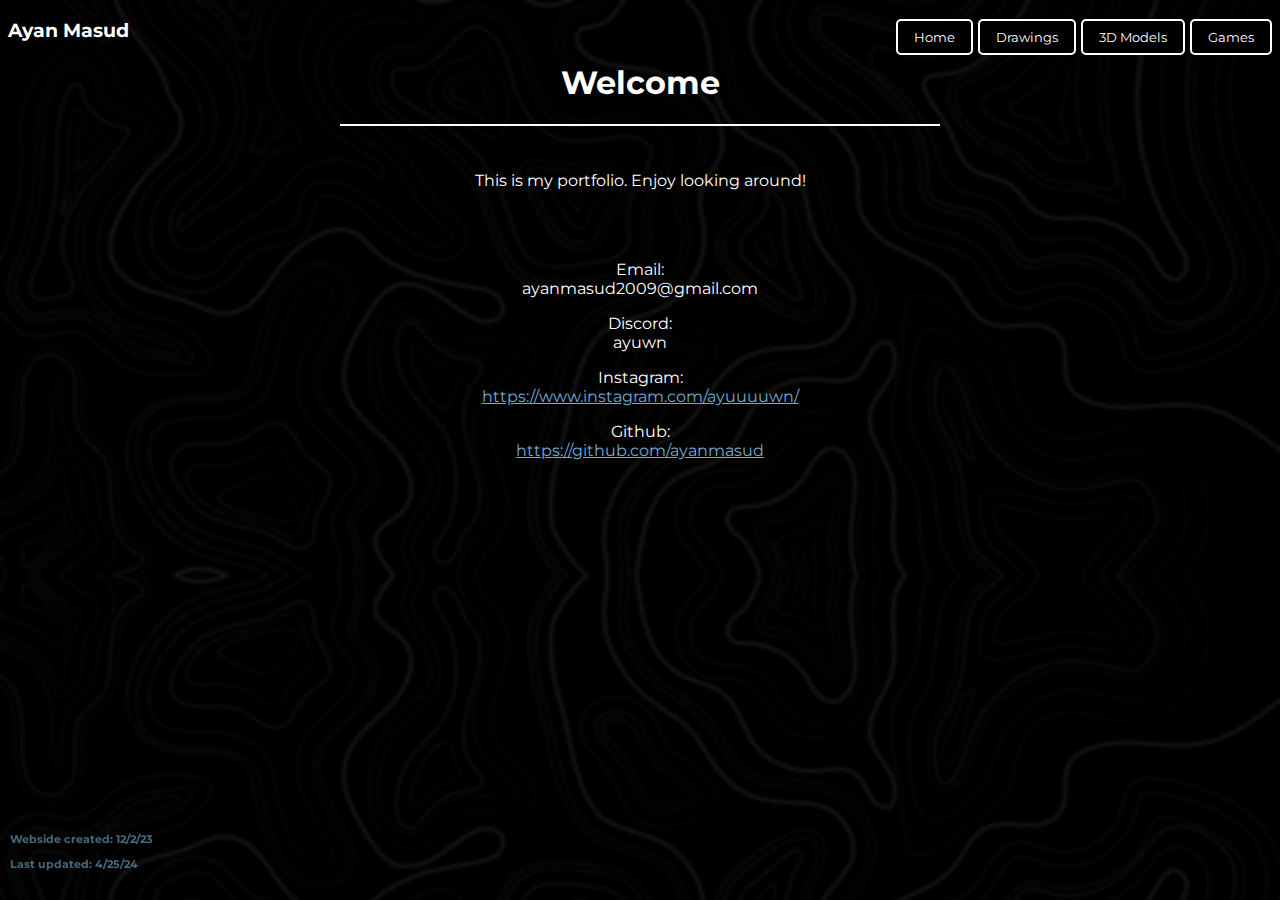
<file: index.html>
<!DOCTYPE html>
<html>
<head>
    <meta charset="utf-8">
    <meta name="viewport" content="width=device-width, initial-scale=1">
    <title>Ayan Masud</title>
    <link href="https://fonts.googleapis.com/css2?family=Montserrat&display=swap" rel="stylesheet">
    <style>
        body {
            background-image: url('background.png');
            background-size: cover;
            color: #FFFFFF;
            font-family: 'Montserrat', sans-serif;
            margin: 1;
            padding: 0;
        }

        h1, h3, p, button {
            font-family: 'Montserrat', sans-serif;
        }

        .portfolio-content {
            text-align: center;
            max-width: 600px;
            margin: 0 auto;
        }
        hr {
            width: 100%;
            border: none; /* Remove default border */
            height: 2px; /* Set the height/thickness */
            background-color: #FFFFFF; /* Change the color if needed */
            margin: 10px 0;
        }
        .projects-container {
            display: grid;
            grid-template-columns: repeat(auto-fill, minmax(300px, 1fr)); /* Adjust the minimum and maximum width of grid items */
            gap: 20px; /* Adjust the gap between grid items */
            max-width: 1200px; /* Maximum width of the grid */
            padding: 20px;
            margin: 0 auto;
        }

        .project {
            border: 1px solid #FFFFFF;
            padding: 20px;
            text-align: center;
        }

        .project img {
            max-width: 100%;
            height: auto;
            margin-bottom: 10px;
        }
        .bottom-left-text {
            position: fixed;
            bottom: 10px;
            left: 10px;
            text-align: left;
            line-height: 0.01;
            opacity: 0.6;
            color: #71adcf;
        }
        a {
            color: #71adcf; /* Set the color you want */
        }

        /* Define a different color for visited links */
        a:visited {
            color: #517d96; /* Set color for visited links */
        }

        /* Define a different color when hovering over links */
        a:hover {
            color: #71adcf; /* Set color for hover */
        }
        .project img {
            max-width: 100%;
            height: auto;
            margin-bottom: 10px;
            border: 1px solid #FFFFFF; /* Adjust border properties as needed */
        }
        button {
            color: #FFFFFF; /* White text color */
            background-color: #000000; /* Black fill */
            border: 2px solid #FFFFFF; /* White border */
            padding: 8px 16px; /* Adjust padding as needed */
            border-radius: 5px; /* Rounded corners */
        }
    </style>
</head>
<body>
    <h3>Ayan Masud
        <span style="float:right;">
            <a href="index.html"><button style="border-radius:5px">Home</button></a>
            <a href="drawings.html"><button style="border-radius:5px">Drawings</button></a>
            <a href="models.html"><button style="border-radius:5px">3D Models</button></a>
            <a href="games.html"><button style="border-radius:5px">Games</button></a>
        </span>
    </h3>
    <div class="portfolio-content">
        <h1>Welcome</h1>
        <hr>
        <br><p>This is my portfolio. Enjoy looking around!</p><br><br>
        <p>Email:<br> ayanmasud2009@gmail.com</p>
        <p>Discord:<br> ayuwn</p>
        <p>Instagram:<br> <a href="https://www.instagram.com/ayuuuuwn/" target="_blank">https://www.instagram.com/ayuuuuwn/</a></p>
        <p>Github:<br> <a href="https://github.com/ayanmasud" target="_blank">https://github.com/ayanmasud</a></p>
    </div>
    <div class="bottom-left-text">
        <h6>Webside created: 12/2/23</h6>
		<h6>Last updated: 4/25/24</h6>
    </div>
</body>
</html>
</file>
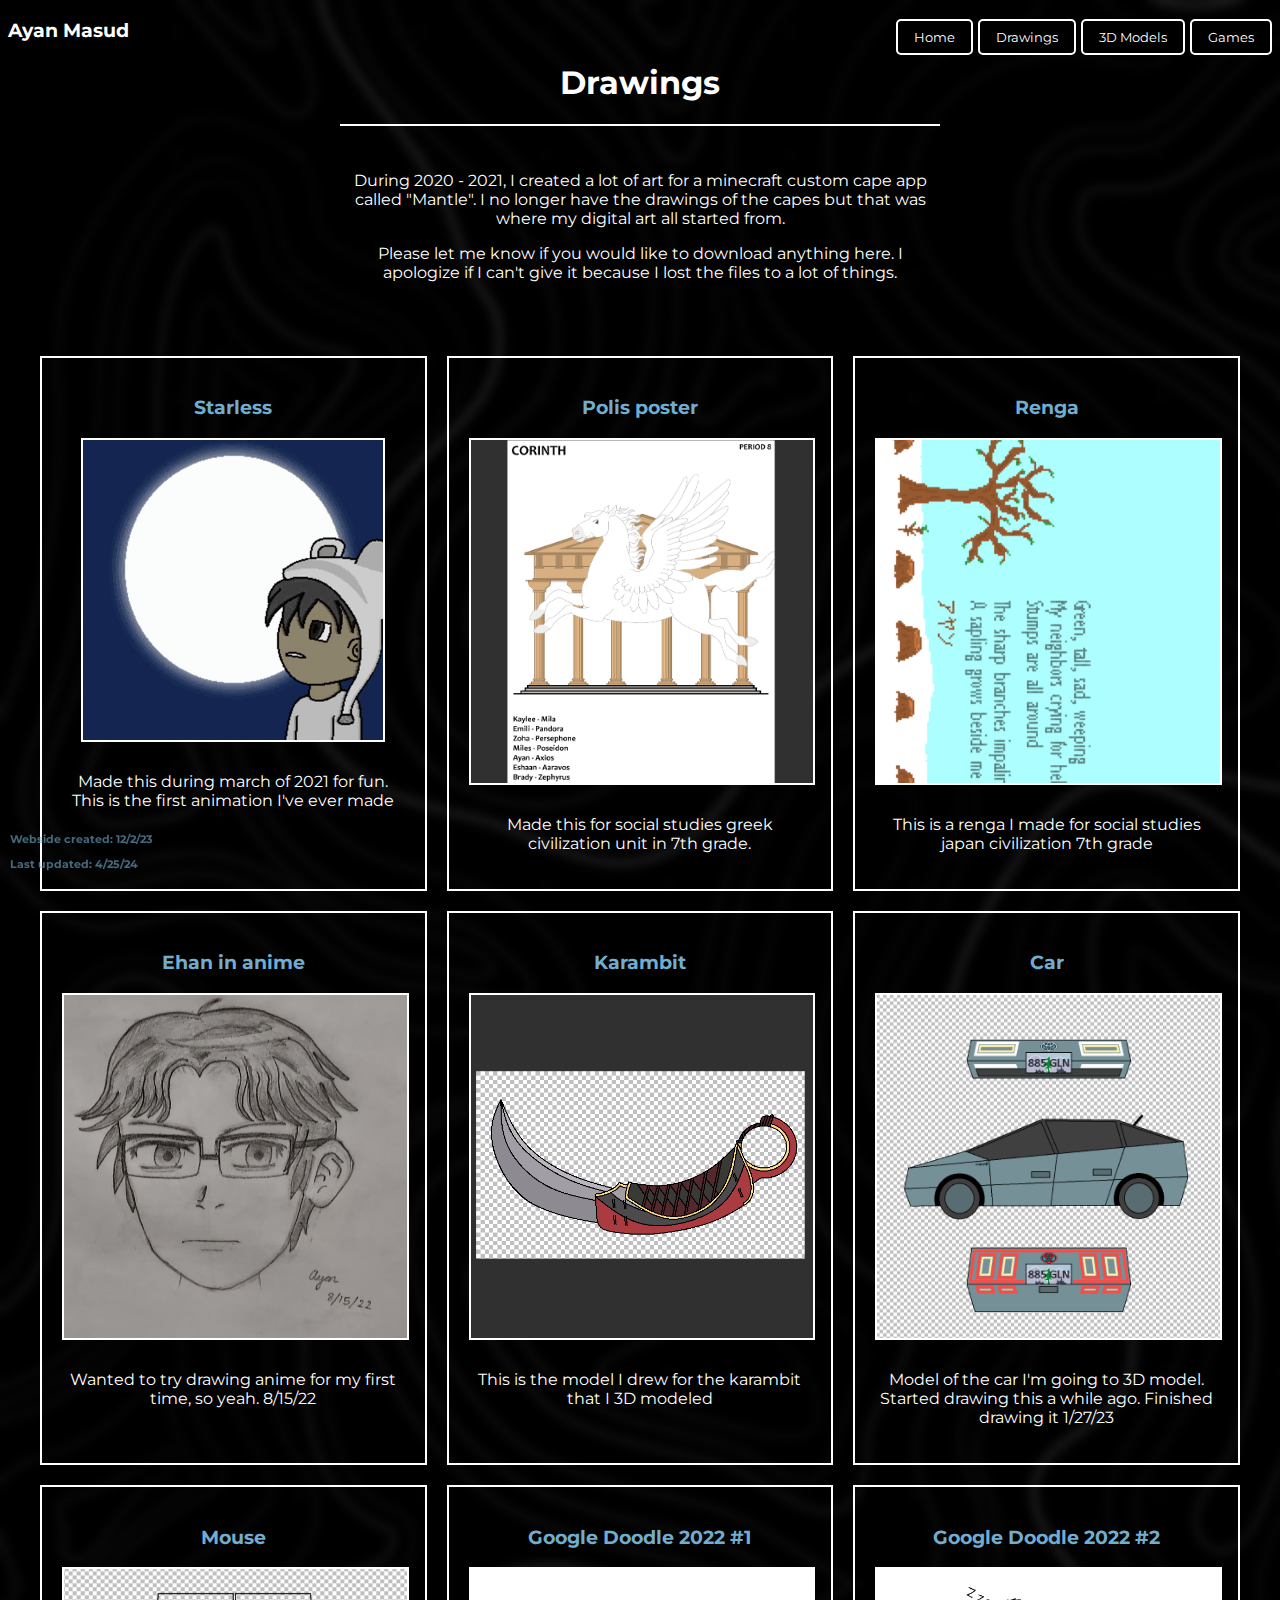
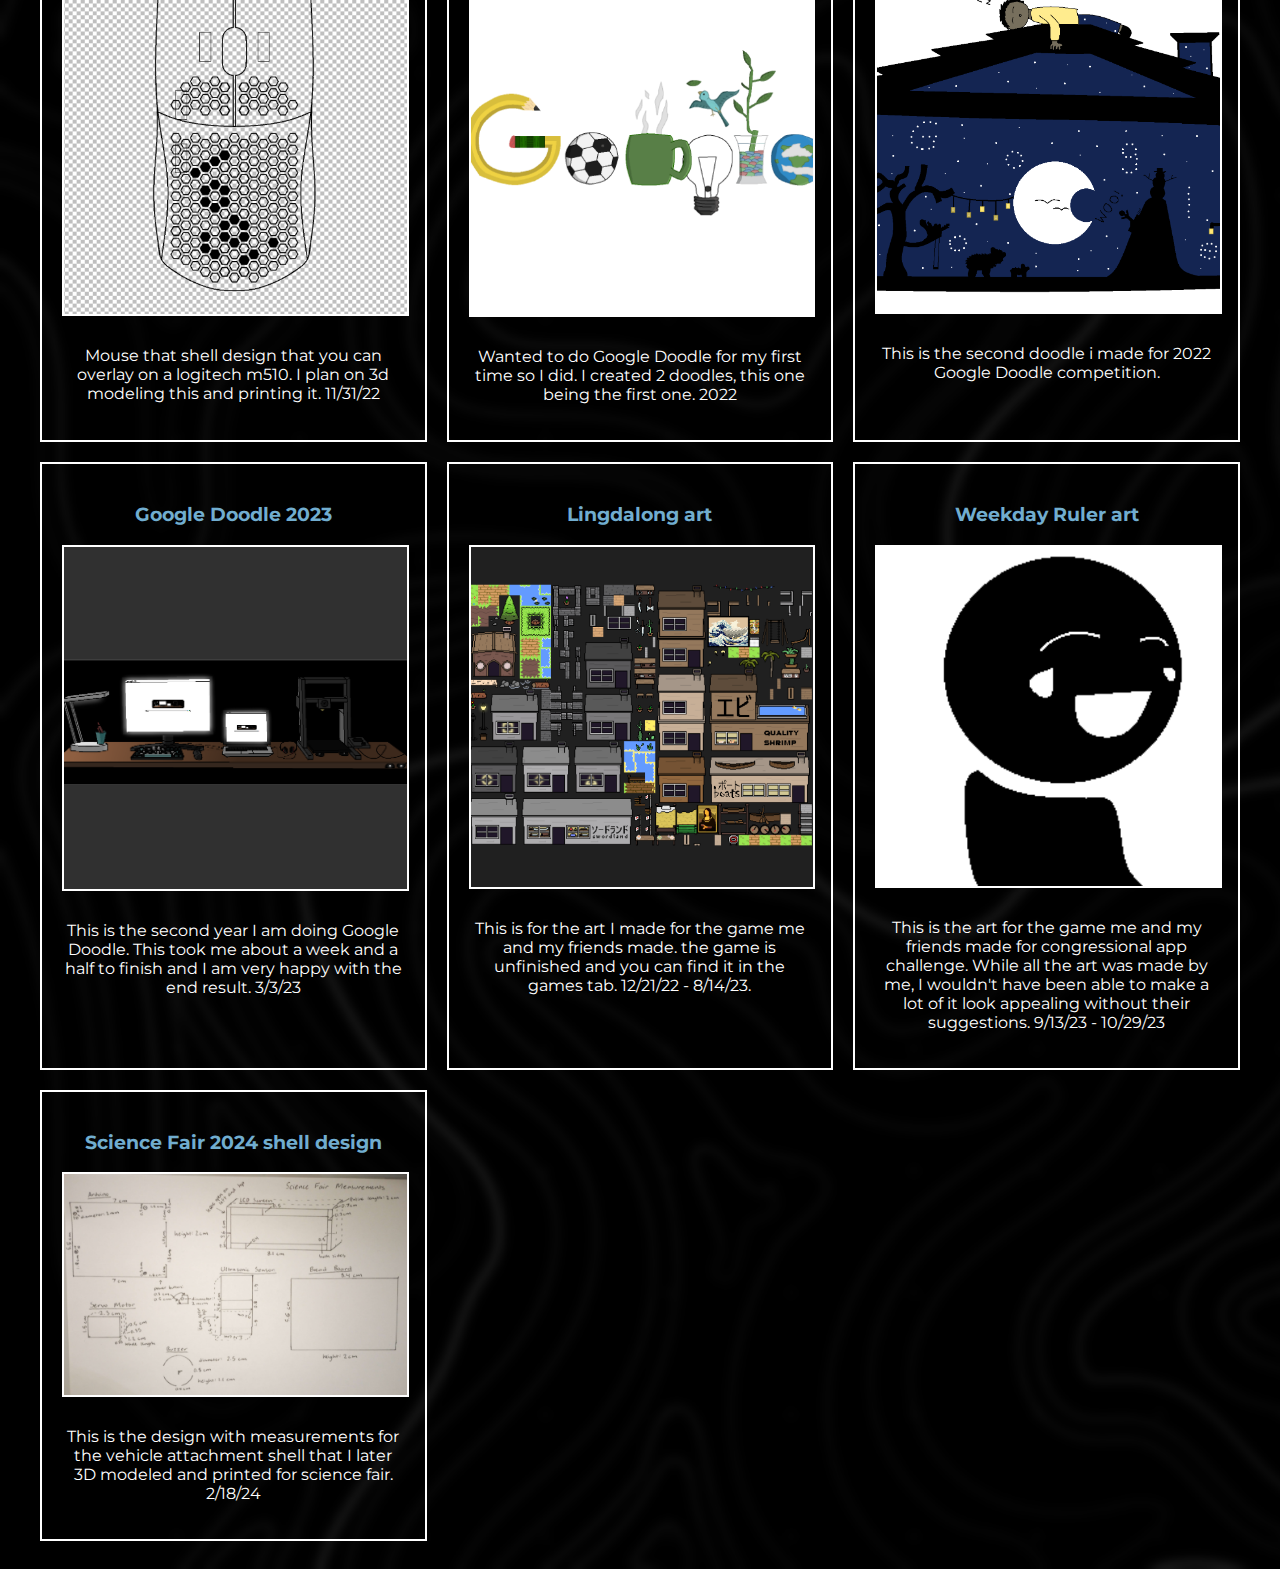
<file: drawings.html>
<!DOCTYPE html>
<html>
<head>
    <meta charset="utf-8">
    <meta name="viewport" content="width=device-width, initial-scale=1">
    <title>Ayan Masud</title>
    <link href="https://fonts.googleapis.com/css2?family=Montserrat&display=swap" rel="stylesheet">
    <style>
        body {
            background-image: url('background.png');
            background-size: cover;
            color: #FFFFFF;
            font-family: 'Montserrat', sans-serif;
            margin: 1;
            padding: 0;
        }

        h1, h3, p, button {
            font-family: 'Montserrat', sans-serif;
        }

        .portfolio-content {
            text-align: center;
            max-width: 600px;
            margin: 0 auto;
        }
        hr {
            width: 100%;
            border: none; /* Remove default border */
            height: 2px; /* Set the height/thickness */
            background-color: #FFFFFF; /* Change the color if needed */
            margin: 10px 0;
        }
        .projects-container {
            display: grid;
            grid-template-columns: repeat(auto-fill, minmax(300px, 1fr)); /* Adjust the minimum and maximum width of grid items */
            gap: 20px; /* Adjust the gap between grid items */
            max-width: 1200px; /* Maximum width of the grid */
            padding: 20px;
            margin: 0 auto;
        }

        .project {
            border: 2px solid #FFFFFF;
            padding: 20px;
            text-align: center;
        }

        .project img {
            max-width: 100%;
            height: auto;
            margin-bottom: 10px;
        }
		.bottom-left-text {
            position: fixed;
            bottom: 10px;
            left: 10px;
            text-align: left;
            line-height: 0.01;
            opacity: 0.6;
            color: #71adcf;
        }
        a {
            color: #71adcf; /* Set the color you want */
        }

        /* Define a different color for visited links */
        a:visited {
            color: #517d96; /* Set color for visited links */
        }

        /* Define a different color when hovering over links */
        a:hover {
            color: #71adcf; /* Set color for hover */
        }
        .project img {
            max-width: 100%;
            height: auto;
            margin-bottom: 10px;
            border: 2px solid #FFFFFF; /* Adjust border properties as needed */
        }
        button {
            color: #FFFFFF; /* White text color */
            background-color: #000000; /* Black fill */
            border: 2px solid #FFFFFF; /* White border */
            padding: 8px 16px; /* Adjust padding as needed */
            border-radius: 5px; /* Rounded corners */
        }
        .project h3 {
            color: #71adcf;
            text-decoration: none;
            cursor: default; /* Set the cursor to default to remove link interaction */
        }
    </style>
</head>
<body>
    <h3>Ayan Masud
        <span style="float:right;">
            <a href="index.html"><button style="border-radius:5px">Home</button></a>
            <a href="drawings.html"><button style="border-radius:5px">Drawings</button></a>
            <a href="models.html"><button style="border-radius:5px">3D Models</button></a>
            <a href="games.html"><button style="border-radius:5px">Games</button></a>
        </span>
    </h3>
    <div class="portfolio-content">
        <h1>Drawings</h1>
        <hr>
        <br><p>During 2020 - 2021, I created a lot of art for a minecraft custom cape app called "Mantle". I no longer have the drawings of the capes but that was where my digital art all started from.</p>
		<p>Please let me know if you would like to download anything here. I apologize if I can't give it because I lost the files to a lot of things.</p><br><br>
    </div>
    <div class="projects-container">
        <div class="project">
            <h3>Starless</h3>
            <img src="img/art1.gif" alt="Project 1 Image">
            <p>
                Made this during march of 2021 for fun. This is the first animation I've ever made
            </p>
        </div>
		<div class="project">
            <h3>Polis poster</h3>
            <img src="img/art2.png" alt="Project 1 Image">
            <p>
                Made this for social studies greek civilization unit in 7th grade.
            </p>
        </div>
		<div class="project">
            <h3>Renga</h3>
            <img src="img/art3.png" alt="Project 1 Image">
            <p>
                This is a renga I made for social studies japan civilization 7th grade
            </p>
        </div>
		<div class="project">
            <h3>Ehan in anime</h3>
            <img src="img/art4.jpg" alt="Project 1 Image">
            <p>
                Wanted to try drawing anime for my first time, so yeah. 8/15/22
            </p>
        </div>
		<div class="project">
            <h3>Karambit</h3>
            <img src="img/art5.png" alt="Project 1 Image">
            <p>
                This is the model I drew for the karambit that I 3D modeled
            </p>
        </div>
		<div class="project">
            <h3>Car</h3>
            <img src="img/art6.png" alt="Project 1 Image">
            <p>
                Model of the car I'm going to 3D model. Started drawing this a while ago. Finished drawing it 1/27/23
            </p>
        </div>
		<div class="project">
            <h3>Mouse</h3>
            <img src="img/art7.png" alt="Project 1 Image">
            <p>
                Mouse that shell design that you can overlay on a logitech m510. I plan on 3d modeling this and printing it. 11/31/22
            </p>
        </div>
		<div class="project">
            <h3>Google Doodle 2022 #1</h3>
            <img src="img/art8.png" alt="Project 1 Image">
            <p>
                Wanted to do Google Doodle for my first time so I did. I created 2 doodles, this one being the first one. 2022
            </p>
        </div>
		<div class="project">
            <h3>Google Doodle 2022 #2</h3>
            <img src="img/art9.png" alt="Project 1 Image">
            <p>
                This is the second doodle i made for 2022 Google Doodle competition.
            </p>
        </div>
		<div class="project">
            <h3>Google Doodle 2023</h3>
            <img src="img/art10.png" alt="Project 1 Image">
            <p>
                This is the second year I am doing Google Doodle. This took me about a week and a half to finish and I am very happy with the end result. 3/3/23
            </p>
        </div>
		<div class="project">
            <h3>Lingdalong art</h3>
            <img src="img/art11.png" alt="Project 1 Image">
            <p>
                This is for the art I made for the game me and my friends made. the game is unfinished and you can find it in the games tab. 12/21/22 - 8/14/23.
            </p>
        </div>
		<div class="project">
            <h3>Weekday Ruler art</h3>
            <img src="img/art12.png" alt="Project 1 Image">
            <p>
                This is the art for the game me and my friends made for congressional app challenge. While all the art was made by me, I wouldn't have been able to make a lot of it look appealing without their suggestions. 9/13/23 - 10/29/23
            </p>
        </div>
        <div class="project">
            <h3>Science Fair 2024 shell design</h3>
            <img src="img/art13.png" alt="Project 1 Image">
            <p>
                This is the design with measurements for the vehicle attachment shell that I later 3D modeled and printed for science fair. 2/18/24
            </p>
        </div>
    </div>
	<div class="bottom-left-text">
        <h6>Webside created: 12/2/23</h6>
		<h6>Last updated: 4/25/24</h6>
    </div>
</body>
</html>
</file>
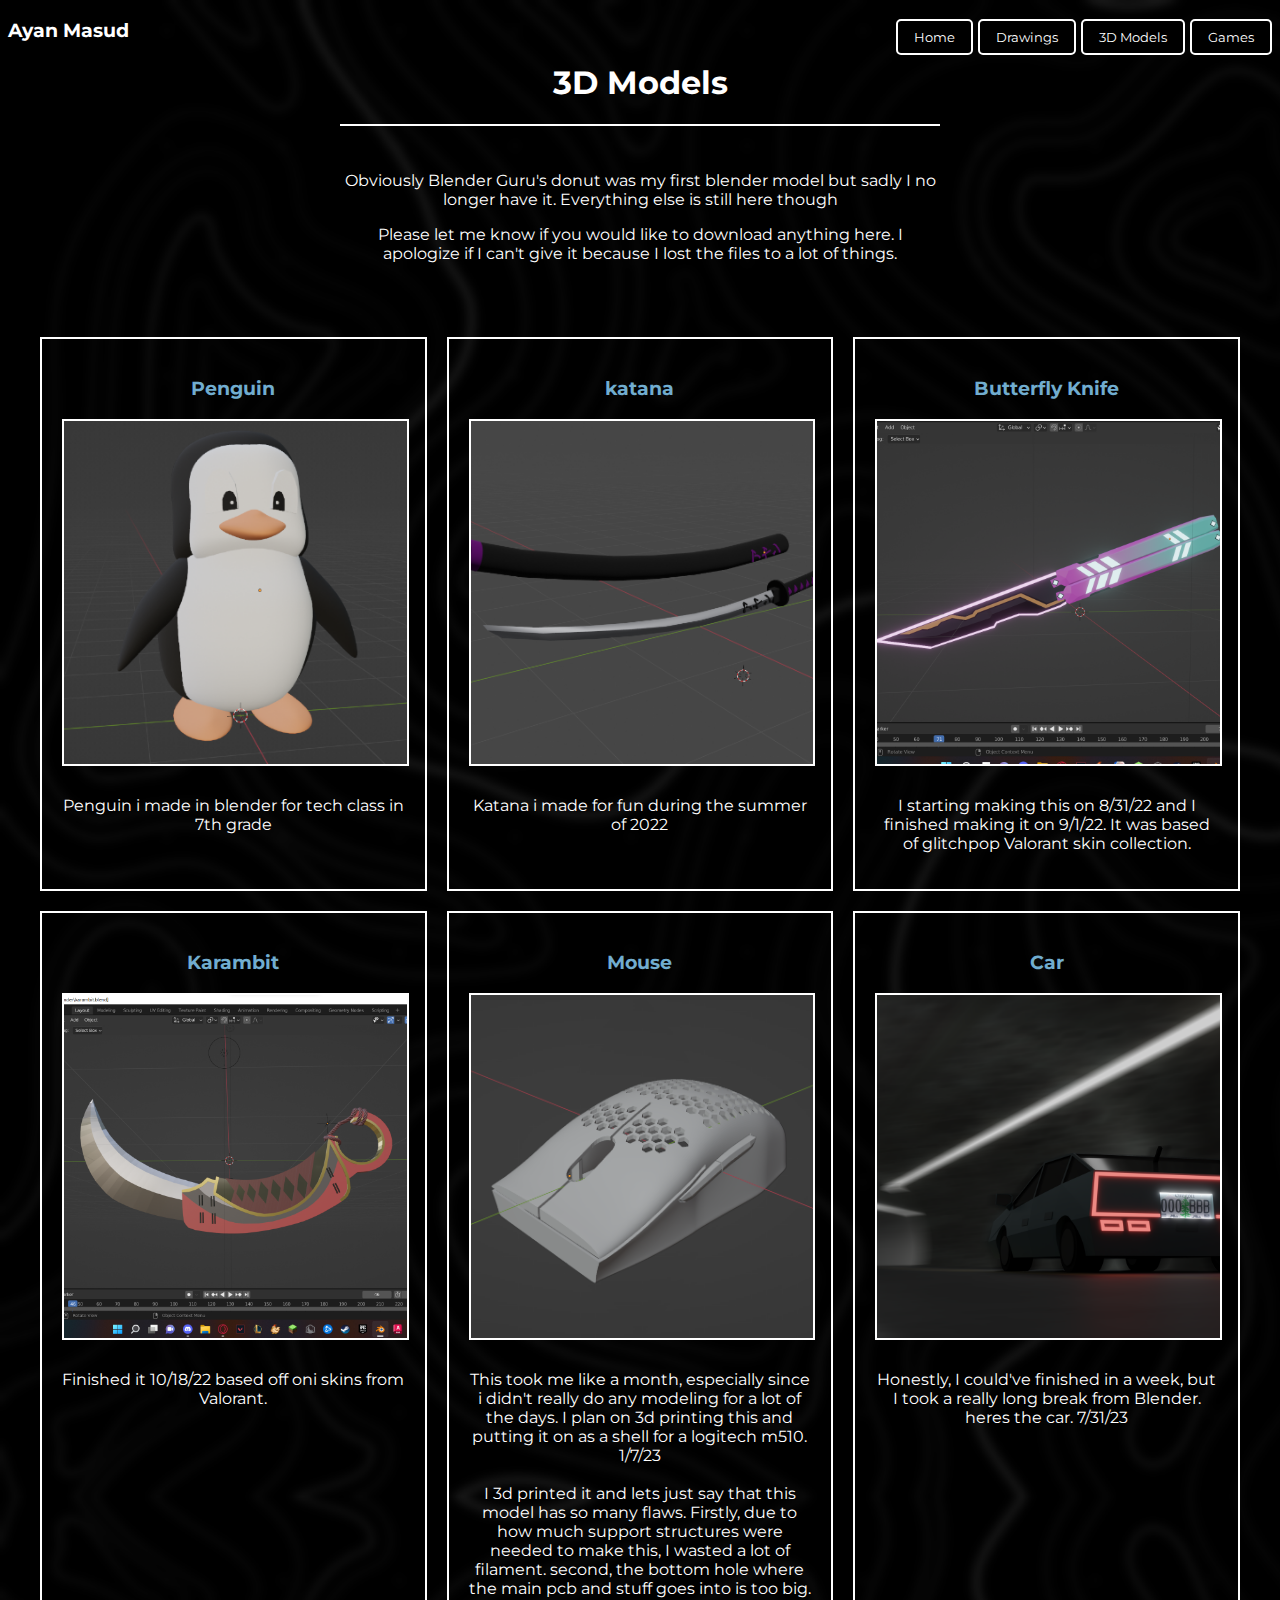
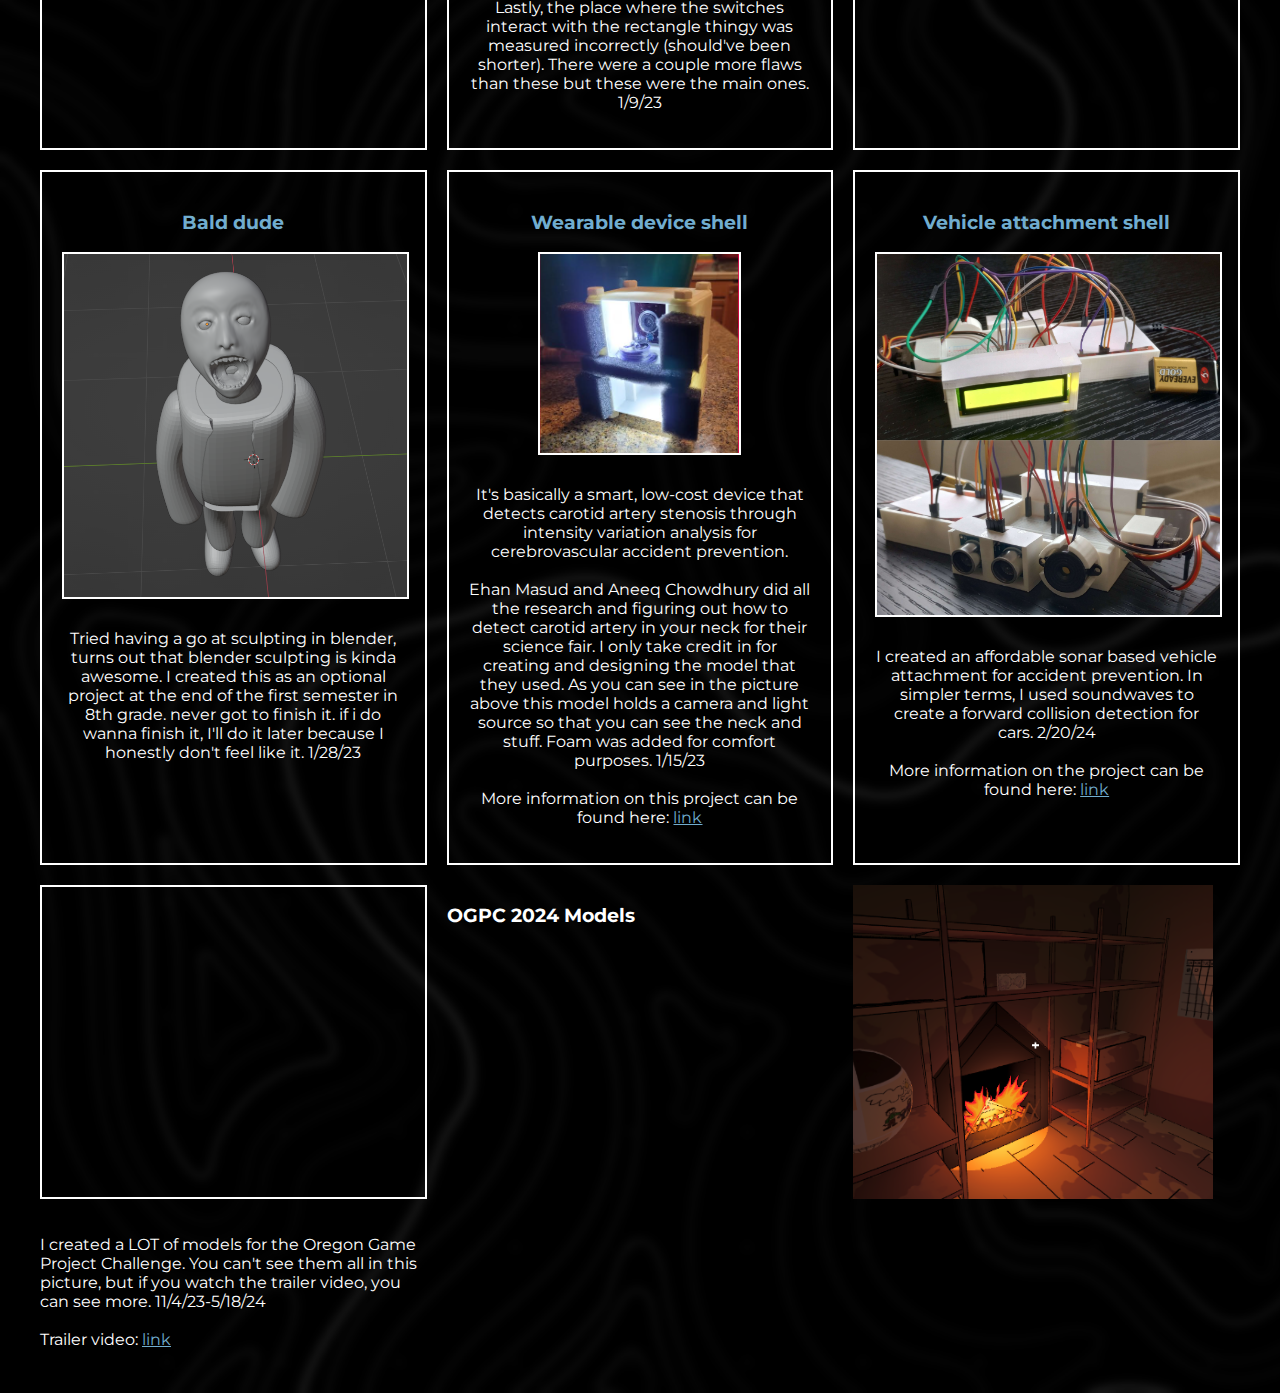
<file: models.html>
<!DOCTYPE html>
<html>
<head>
    <meta charset="utf-8">
    <meta name="viewport" content="width=device-width, initial-scale=1">
    <title>Ayan Masud</title>
    <link href="https://fonts.googleapis.com/css2?family=Montserrat&display=swap" rel="stylesheet">
    <style>
        body {
            background-image: url('background.png');
            background-size: cover;
            color: #FFFFFF;
            font-family: 'Montserrat', sans-serif;
            margin: 1;
            padding: 0;
        }

        h1, h3, p, button {
            font-family: 'Montserrat', sans-serif;
        }

        .portfolio-content {
            text-align: center;
            max-width: 600px;
            margin: 0 auto;
        }

        hr {
            width: 100%;
            border: none; /* Remove default border */
            height: 2px; /* Set the height/thickness */
            background-color: #FFFFFF; /* Change the color if needed */
            margin: 10px 0;
        }
        .projects-container {
            display: grid;
            grid-template-columns: repeat(auto-fill, minmax(300px, 1fr)); /* Adjust the minimum and maximum width of grid items */
            gap: 20px; /* Adjust the gap between grid items */
            max-width: 1200px; /* Maximum width of the grid */
            padding: 20px;
            margin: 0 auto;
        }

        .project {
            border: 2px solid #FFFFFF;
            padding: 20px;
            text-align: center;
        }

        .project img {
            max-width: 100%;
            height: auto;
            margin-bottom: 10px;
        }
        .bottom-left-text {
            position: fixed;
            bottom: 10px;
            left: 10px;
            text-align: left;
            line-height: 0.01;
            opacity: 0.6;
            color: #71adcf;
        }
        a {
            color: #71adcf; /* Set the color you want */
        }

        /* Define a different color for visited links */
        a:visited {
            color: #517d96; /* Set color for visited links */
        }

        /* Define a different color when hovering over links */
        a:hover {
            color: #71adcf; /* Set color for hover */
        }
        .project img {
            max-width: 100%;
            height: auto;
            margin-bottom: 10px;
            border: 2px solid #FFFFFF; /* Adjust border properties as needed */
        }
        button {
            color: #FFFFFF; /* White text color */
            background-color: #000000; /* Black fill */
            border: 2px solid #FFFFFF; /* White border */
            padding: 8px 16px; /* Adjust padding as needed */
            border-radius: 5px; /* Rounded corners */
        }
        .project h3 {
            color: #71adcf;
            text-decoration: none;
            cursor: default; /* Set the cursor to default to remove link interaction */
        }
    </style>
</head>
<body>
    <h3>Ayan Masud
        <span style="float:right;">
            <a href="index.html"><button style="border-radius:5px">Home</button></a>
            <a href="drawings.html"><button style="border-radius:5px">Drawings</button></a>
            <a href="models.html"><button style="border-radius:5px">3D Models</button></a>
            <a href="games.html"><button style="border-radius:5px">Games</button></a>
        </span>
    </h3>
    <div class="portfolio-content">
        <h1>3D Models</h1>
        <hr>
        <br><p>Obviously Blender Guru's donut was my first blender model but sadly I no longer have it. Everything else is still here though</p>
		<p>Please let me know if you would like to download anything here. I apologize if I can't give it because I lost the files to a lot of things.</p><br><br>
    </div>
    <div class="projects-container">
        <div class="project">
            <h3>Penguin</h3>
            <img src="img/model1.png" alt="Project 1 Image">
            <p>
                Penguin i made in blender for tech class in 7th grade
            </p>
        </div>
        <div class="project">
            <h3>katana</h3>
            <img src="img/model2.png" alt="Project 1 Image">
            <p>
                Katana i made for fun during the summer of 2022
            </p>
        </div>
        <div class="project">
            <h3>Butterfly Knife</h3>
            <img src="img/model3.png" alt="Project 1 Image">
            <p>
                I starting making this on 8/31/22 and I finished making it on 9/1/22. It was based of glitchpop Valorant skin collection.
            </p>
        </div>
        <div class="project">
            <h3>Karambit</h3>
            <img src="img/model4.png" alt="Project 1 Image">
            <p>
                Finished it 10/18/22 based off oni skins from Valorant.
            </p>
        </div>
        <div class="project">
            <h3>Mouse</h3>
            <img src="img/model5.png" alt="Project 1 Image">
            <p>
                This took me like a month, especially since i didn't really do any modeling for a lot of the days. I plan on 3d printing this and putting it on as a shell for a logitech m510. 1/7/23
                <br><br>I 3d printed it and lets just say that this model has so many flaws. Firstly, due to how much support structures were needed to make this, I wasted a lot of filament. second, the bottom hole where the main pcb and stuff goes into is too big. Lastly, the place where the switches interact with the rectangle thingy was measured incorrectly (should've been shorter). There were a couple more flaws than these but these were the main ones. 1/9/23
            </p>
        </div>
        <div class="project">
            <h3>Car</h3>
            <img src="img/model6.png" alt="Project 1 Image">
            <p>
                Honestly, I could've finished in a week, but I took a really long break from Blender. heres the car. 7/31/23
            </p>
        </div>
        <div class="project">
            <h3>Bald dude</h3>
            <img src="img/model7.png" alt="Project 1 Image">
            <p>
                Tried having a go at sculpting in blender, turns out that blender sculpting is kinda awesome. I created this as an optional project at the end of the first semester in 8th grade. never got to finish it. if i do wanna finish it, I'll do it later because I honestly don't feel like it. 1/28/23
            </p>
        </div>
        <div class="project">
            <h3>Wearable device shell</h3>
            <img src="img/model8.png" alt="Project 1 Image">
            <p>
                It's basically a smart, low-cost device that detects carotid artery stenosis through intensity variation analysis for cerebrovascular accident prevention.
                <br><br>Ehan Masud and Aneeq Chowdhury did all the research and figuring out how to detect carotid artery in your neck for their science fair. I only take credit in for creating and designing the model that they used. As you can see in the picture above this model holds a camera and light source so that you can see the neck and stuff. Foam was added for comfort purposes. 1/15/23
                <br><br>More information on this project can be found here: <a href="https://docs.google.com/presentation/d/1jO9hdtsQsIFM-XqNFN2wLbh7ACYVXphH3BN55xyJB6c/edit?usp=sharing" target="_blank">link</a>
            </p>
        </div>
        <div class="project">
            <h3>Vehicle attachment shell</h3>
            <img src="img/model9.png" alt="Project 1 Image">
            <p>
                I created an affordable sonar based vehicle attachment for accident prevention. In simpler terms, I used soundwaves to create a forward collision detection for cars. 2/20/24
                <br><br>More information on the project can be found here: <a href="https://www.canva.com/design/DAGAWqRSsTg/9o8qsFGzr8ASz0YxYvQUlg/edit?utm_content=DAGAWqRSsTg&utm_campaign=designshare&utm_medium=link2&utm_source=sharebutton" target="_blank">link</a>
            </p>
        </div>
        <div class="project"></div>
            <h3>OGPC 2024 Models</h3>
            <img src="img/model10.png" alt="Project 1 Image">
            <p>
                I created a LOT of models for the Oregon Game Project Challenge. You can't see them all in this picture, but if you watch the trailer video, you can see more. 11/4/23-5/18/24
                <br><br>Trailer video: <a href="https://www.youtube.com/watch?v=7FRaqo0fS5o&t=5s" target="_blank">link</a>
            </p>
        </div>
    </div>
</body>
</html>
</file>
